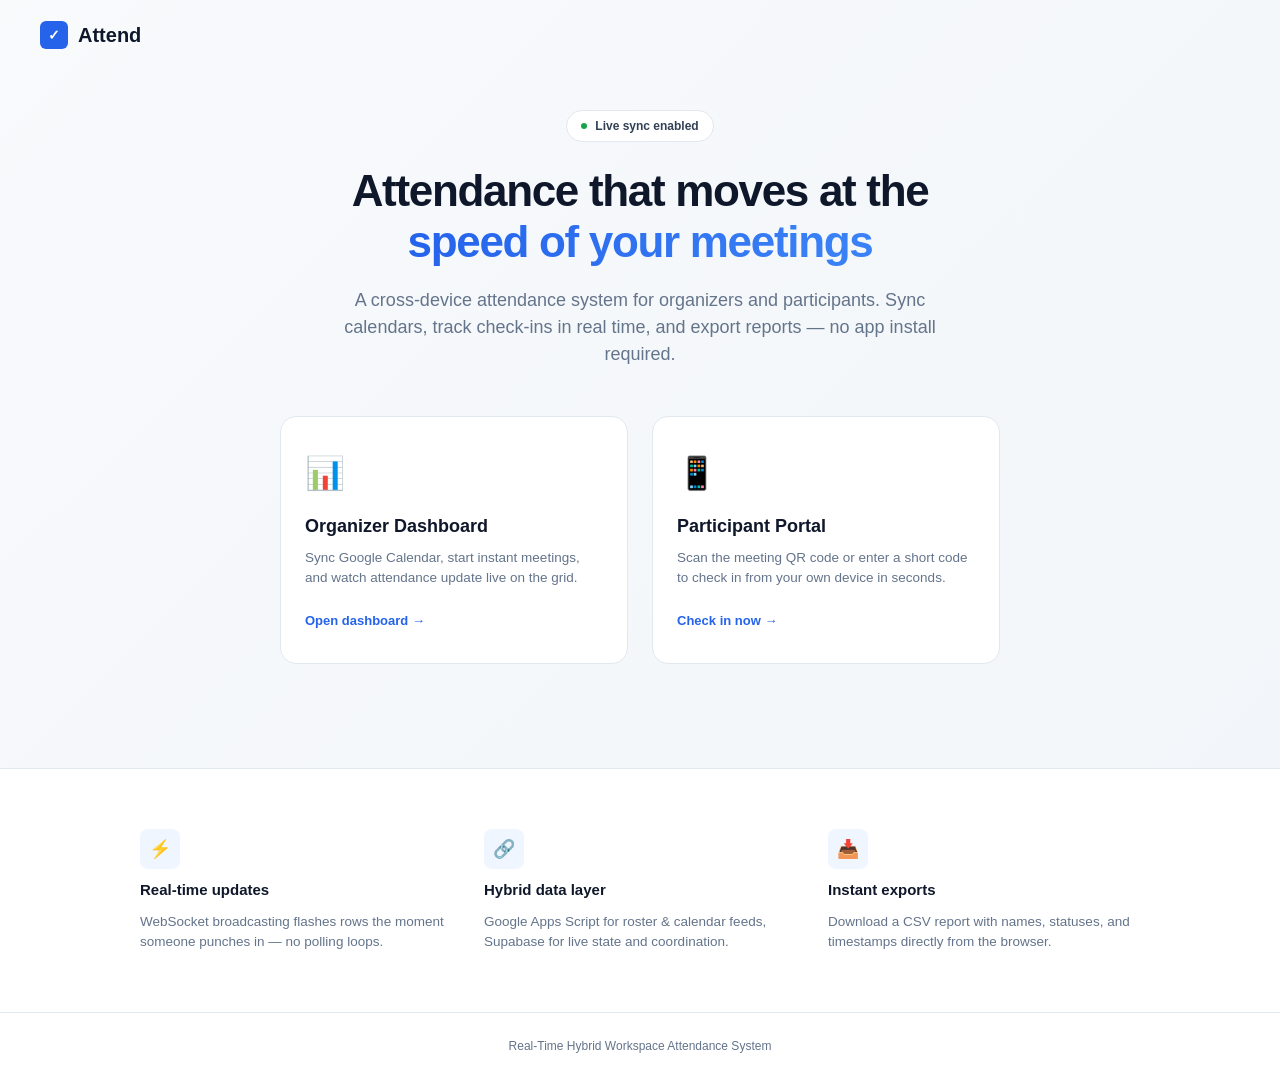
<file: index.html>
<!DOCTYPE html>
<html lang="en">
<head>
  <meta charset="UTF-8">
  <meta name="viewport" content="width=device-width, initial-scale=1.0">
  <title>Attend — Real-Time Hybrid Workspace Attendance</title>
  <link rel="stylesheet" href="css/styles.css">
</head>
<body class="index-body">
  <nav class="index-nav">
    <div class="index-logo">
      <div class="index-logo-mark" aria-hidden="true">✓</div>
      <span>Attend</span>
    </div>
  </nav>

  <section class="index-hero">
    <div class="index-hero-badge">
      <span class="dot"></span>
      Live sync enabled
    </div>

    <h1>
      Attendance that moves at the<br>
      <span class="gradient">speed of your meetings</span>
    </h1>

    <p class="index-hero-lead">
      A cross-device attendance system for organizers and participants.
      Sync calendars, track check-ins in real time, and export reports — no app install required.
    </p>

    <div class="index-cta-row">
      <a href="admin.html" class="index-cta-card admin">
        <div class="index-cta-icon" aria-hidden="true">📊</div>
        <h2>Organizer Dashboard</h2>
        <p>Sync Google Calendar, start instant meetings, and watch attendance update live on the grid.</p>
        <span class="index-cta-arrow">Open dashboard →</span>
      </a>

      <a href="portal.html" class="index-cta-card portal">
        <div class="index-cta-icon" aria-hidden="true">📱</div>
        <h2>Participant Portal</h2>
        <p>Scan the meeting QR code or enter a short code to check in from your own device in seconds.</p>
        <span class="index-cta-arrow">Check in now →</span>
      </a>
    </div>
  </section>

  <section class="index-features">
    <div class="index-features-grid">
      <article class="index-feature">
        <div class="index-feature-icon" aria-hidden="true">⚡</div>
        <h3>Real-time updates</h3>
        <p>WebSocket broadcasting flashes rows the moment someone punches in — no polling loops.</p>
      </article>

      <article class="index-feature">
        <div class="index-feature-icon" aria-hidden="true">🔗</div>
        <h3>Hybrid data layer</h3>
        <p>Google Apps Script for roster &amp; calendar feeds, Supabase for live state and coordination.</p>
      </article>

      <article class="index-feature">
        <div class="index-feature-icon" aria-hidden="true">📥</div>
        <h3>Instant exports</h3>
        <p>Download a CSV report with names, statuses, and timestamps directly from the browser.</p>
      </article>
    </div>
  </section>

  <footer class="index-footer">
    Real-Time Hybrid Workspace Attendance System
  </footer>
</body>
</html>
</file>
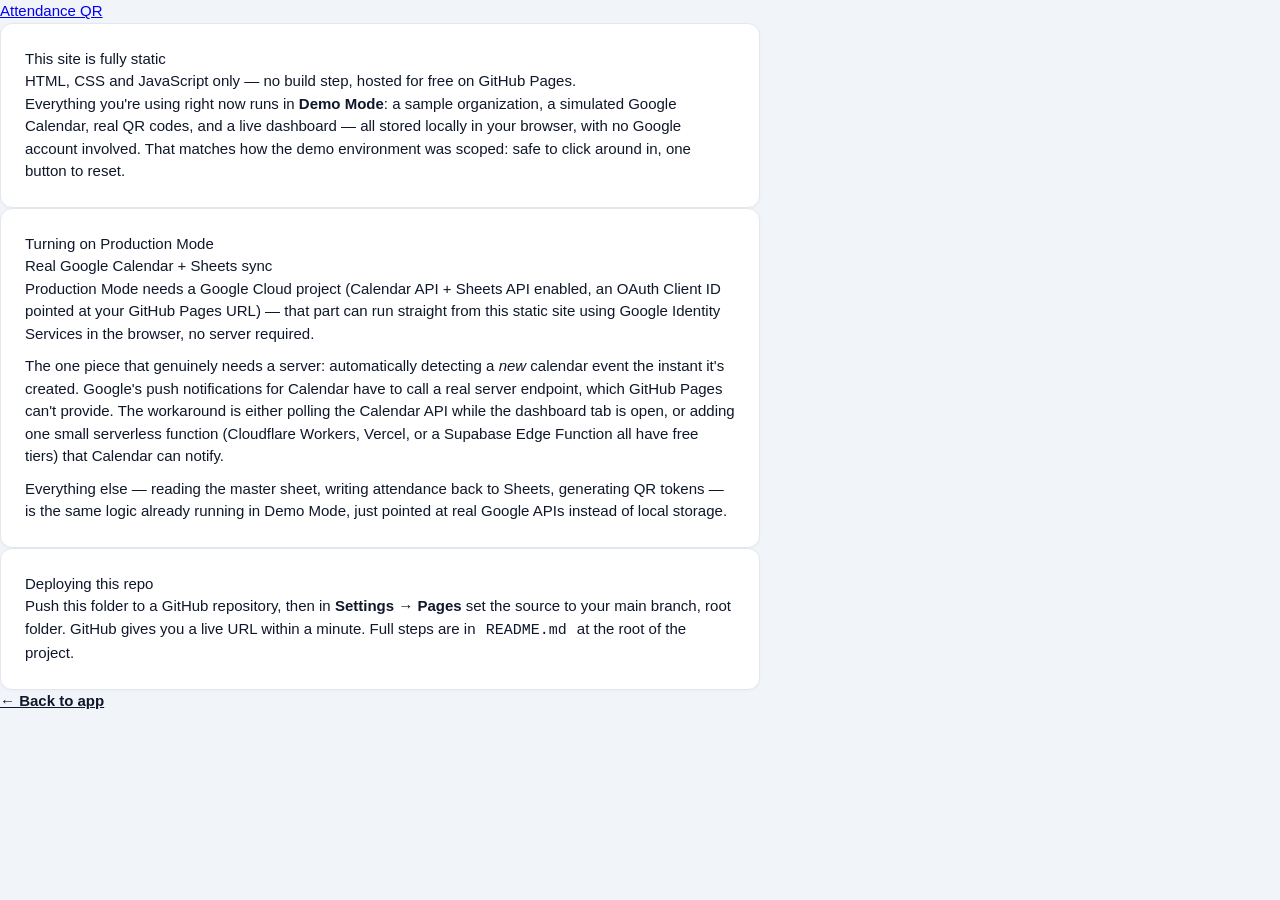
<file: README.html>
<!doctype html>
<html lang="en">
<head>
<meta charset="UTF-8">
<meta name="viewport" content="width=device-width, initial-scale=1">
<title>Setup — Attendance QR</title>
<link rel="stylesheet" href="css/styles.css">
</head>
<body>
<div class="wrap" style="max-width:760px;">
  <div class="topbar">
    <a class="brand" href="index.html"><span class="mark"></span> Attendance&nbsp;QR</a>
  </div>

  <div class="card">
    <div class="card-title">This site is fully static</div>
    <div class="card-sub">HTML, CSS and JavaScript only — no build step, hosted for free on GitHub Pages.</div>
    <p>Everything you're using right now runs in <strong style="color:var(--ink)">Demo Mode</strong>: a sample organization, a simulated Google Calendar, real QR codes, and a live dashboard — all stored locally in your browser, with no Google account involved. That matches how the demo environment was scoped: safe to click around in, one button to reset.</p>
  </div>

  <div class="card">
    <div class="card-title">Turning on Production Mode</div>
    <div class="card-sub">Real Google Calendar + Sheets sync</div>
    <p>Production Mode needs a Google Cloud project (Calendar API + Sheets API enabled, an OAuth Client ID pointed at your GitHub Pages URL) — that part can run straight from this static site using Google Identity Services in the browser, no server required.</p>
    <p style="margin-top:10px;">The one piece that genuinely needs a server: automatically detecting a <em>new</em> calendar event the instant it's created. Google's push notifications for Calendar have to call a real server endpoint, which GitHub Pages can't provide. The workaround is either polling the Calendar API while the dashboard tab is open, or adding one small serverless function (Cloudflare Workers, Vercel, or a Supabase Edge Function all have free tiers) that Calendar can notify.</p>
    <p style="margin-top:10px;">Everything else — reading the master sheet, writing attendance back to Sheets, generating QR tokens — is the same logic already running in Demo Mode, just pointed at real Google APIs instead of local storage.</p>
  </div>

  <div class="card">
    <div class="card-title">Deploying this repo</div>
    <p>Push this folder to a GitHub repository, then in <strong style="color:var(--ink)">Settings → Pages</strong> set the source to your main branch, root folder. GitHub gives you a live URL within a minute. Full steps are in <span class="mono" style="background:var(--mist);padding:2px 6px;border-radius:6px;">README.md</span> at the root of the project.</p>
  </div>

  <div class="footer-note"><a href="index.html" style="color:var(--blue);font-weight:600;">← Back to app</a></div>
</div>
</body>
</html>
</file>
<file: css/styles.css>
/* ==========================================================================
   MODERN DESIGN SYSTEM & THEME VARIABLES
   ========================================================================== */
:root {
  /* Color Palette - Premium Corporate Slate & Sapphire */
  --primary: #2563eb;          /* Vibrant Tech Accent Blue */
  --primary-hover: #1d4ed8;
  --primary-light: #eff6ff;
  --primary-border: #bfdbfe;
  
  --dark: #0f172a;             /* Deep slate headings/text */
  --dark-soft: #334155;
  --muted: #64748b;            /* Readable description text */
  --border: #e2e8f0;           /* Subtle framing border */
  --surface: #ffffff;          /* Flat component backgrounds */
  --bg-app: #f8fafc;           /* Light neutral window app canvas */
  
  /* High-Contrast Status Indicators */
  --color-present: #16a34a;
  --bg-present: #dcfce7;
  --color-late: #d97706;
  --bg-late: #fef9c3;
  --color-absent: #64748b;
  --bg-absent: #f1f5f9;
  --color-error: #dc2626;
  --bg-error: #fee2e2;

  /* Global Layout Constants */
  --radius-lg: 16px;
  --radius-md: 12px;
  --radius-sm: 8px;
  --transition: all 0.2s cubic-bezier(0.4, 0, 0.2, 1);
}

/* ==========================================================================
   GLOBAL RESET & BASE STYLES
   ========================================================================== */
* {
  box-sizing: border-box;
  margin: 0;
  padding: 0;
  font-family: -apple-system, BlinkMacSystemFont, "Segoe UI", Roboto, Helvetica, Arial, sans-serif;
  -webkit-font-smoothing: antialiased;
  -moz-osx-font-smoothing: grayscale;
}

body {
  background-color: var(--bg-app);
  color: var(--dark);
  line-height: 1.5;
  font-size: 15px;
}

/* ==========================================================================
   UNIVERSAL COMPONENTS (BUTTONS, CARDS, UTILITIES)
   ========================================================================== */
.btn {
  display: inline-flex;
  align-items: center;
  justify-content: center;
  font-size: 14px;
  font-weight: 600;
  padding: 10px 18px;
  border-radius: var(--radius-sm);
  border: 1px solid transparent;
  cursor: pointer;
  transition: var(--transition);
  text-decoration: none;
  gap: 8px;
  white-space: nowrap;
}

.btn-primary {
  background: var(--primary);
  color: #ffffff;
}
.btn-primary:hover {
  background: var(--primary-hover);
  transform: translateY(-1px);
  box-shadow: 0 4px 12px rgba(37, 99, 235, 0.15);
}

.btn-secondary {
  background: var(--surface);
  color: var(--dark-soft);
  border-color: var(--border);
}
.btn-secondary:hover {
  background: var(--bg-app);
  border-color: var(--muted);
}

.btn-dark {
  background: var(--dark);
  color: #ffffff;
}
.btn-dark:hover {
  background: #000000;
}

.btn-ghost {
  background: transparent;
  color: var(--muted);
  border-color: var(--border);
}
.btn-ghost:hover {
  background: var(--bg-app);
  color: var(--dark);
}

.btn-lg {
  padding: 14px 24px;
  font-size: 16px;
  border-radius: var(--radius-md);
}

.btn-block {
  width: 100%;
}

.card {
  background: var(--surface);
  border: 1px solid var(--border);
  border-radius: var(--radius-md);
  padding: 24px;
  box-shadow: 0 1px 3px rgba(15, 23, 42, 0.03);
}

.section-label {
  font-size: 11px;
  font-weight: 700;
  text-transform: uppercase;
  letter-spacing: 0.05em;
  color: var(--muted);
  margin-bottom: 12px;
}

/* Inputs & Form Fields */
input[type="text"], input[type="email"], input[type="datetime-local"], select {
  width: 100%;
  font-size: 15px;
  padding: 11px 14px;
  border: 1px solid var(--border);
  border-radius: var(--radius-sm);
  background: var(--bg-app);
  color: var(--dark);
  outline: none;
  transition: var(--transition);
}
input:focus, select:focus {
  border-color: var(--primary);
  background: var(--surface);
  box-shadow: 0 0 0 3px rgba(37, 99, 235, 0.12);
}

.hidden {
  display: none !important;
}

.mono {
  font-family: SFMono-Regular, Consolas, "Liberation Mono", Menlo, monospace;
}

/* ==========================================================================
   1. LANDING PAGE STYLING (index.html)
   ========================================================================== */
.index-body {
  background: linear-gradient(135deg, #f8fafc 0%, #f1f5f9 100%);
  min-height: 100vh;
  display: flex;
  flex-direction: column;
}

.index-nav {
  padding: 20px 40px;
  display: flex;
  align-items: center;
  background: transparent;
}

.index-logo {
  display: flex;
  align-items: center;
  gap: 10px;
  font-weight: 800;
  font-size: 20px;
  color: var(--dark);
}

.index-logo-mark {
  background: var(--primary);
  color: white;
  width: 28px;
  height: 28px;
  border-radius: 6px;
  display: flex;
  align-items: center;
  justify-content: center;
  font-size: 14px;
}

.index-hero {
  max-width: 900px;
  margin: 40px auto;
  text-align: center;
  padding: 0 24px;
  flex: 1;
}

.index-hero-badge {
  display: inline-flex;
  align-items: center;
  gap: 8px;
  background: var(--surface);
  padding: 6px 14px;
  border-radius: 30px;
  font-size: 12px;
  font-weight: 600;
  color: var(--dark-soft);
  border: 1px solid var(--border);
  margin-bottom: 24px;
}

.index-hero-badge .dot {
  width: 6px;
  height: 6px;
  background: var(--color-present);
  border-radius: 50%;
  animation: pulse 2s infinite;
}

.index-hero h1 {
  font-size: 44px;
  font-weight: 800;
  line-height: 1.15;
  color: var(--dark);
  letter-spacing: -0.03em;
  margin-bottom: 20px;
}

.index-hero h1 .gradient {
  background: linear-gradient(to right, #2563eb, #3b82f6);
  -webkit-background-clip: text;
  -webkit-text-fill-color: transparent;
}

.index-hero-lead {
  font-size: 18px;
  color: var(--muted);
  max-width: 640px;
  margin: 0 auto 48px;
}

.index-cta-row {
  display: grid;
  grid-template-columns: repeat(2, 1fr);
  gap: 24px;
  max-width: 720px;
  margin: 0 auto 64px;
}

.index-cta-card {
  background: var(--surface);
  border: 1px solid var(--border);
  padding: 32px 24px;
  border-radius: var(--radius-lg);
  text-align: left;
  text-decoration: none;
  color: inherit;
  transition: var(--transition);
}

.index-cta-card:hover {
  transform: translateY(-4px);
  border-color: #cbd5e1;
  box-shadow: 0 12px 24px -10px rgba(15, 23, 42, 0.08);
}

.index-cta-icon {
  font-size: 32px;
  margin-bottom: 16px;
}

.index-cta-card h2 {
  font-size: 18px;
  font-weight: 700;
  margin-bottom: 8px;
}

.index-cta-card p {
  font-size: 13.5px;
  color: var(--muted);
  margin-bottom: 20px;
}

.index-cta-arrow {
  font-size: 13px;
  font-weight: 700;
  color: var(--primary);
}

/* App Features Block */
.index-features {
  background: var(--surface);
  border-top: 1px solid var(--border);
  padding: 60px 40px;
}

.index-features-grid {
  max-width: 1000px;
  margin: 0 auto;
  display: grid;
  grid-template-columns: repeat(3, 1fr);
  gap: 32px;
}

.index-feature {
  display: flex;
  flex-direction: column;
  gap: 10px;
}

.index-feature-icon {
  width: 40px;
  height: 40px;
  background: var(--primary-light);
  color: var(--primary);
  border-radius: var(--radius-sm);
  display: flex;
  align-items: center;
  justify-content: center;
  font-size: 18px;
  font-weight: bold;
}

.index-feature h3 {
  font-size: 15px;
  font-weight: 700;
  color: var(--dark);
}

.index-feature p {
  font-size: 13.5px;
  color: var(--muted);
}

.index-footer {
  text-align: center;
  padding: 24px;
  font-size: 12px;
  color: var(--muted);
  border-top: 1px solid var(--border);
  background: var(--surface);
}

/* ==========================================================================
   2. ORGANIZER DASHBOARD STYLING (admin.html)
   ========================================================================== */
.admin-layout {
  display: flex;
  min-height: calc(100vh - 78px);
}

.sidebar {
  width: 360px;
  background: var(--surface);
  border-right: 1px solid var(--border);
  padding: 24px;
  overflow-y: auto;
}

.main-panel {
  flex: 1;
  padding: 40px;
  overflow-y: auto;
  background: #f8fafc;
}

/* Meeting List Configuration Items */
.meeting-list {
  list-style: none;
}

.meeting-item {
  padding: 16px;
  border: 1px solid var(--border);
  border-radius: var(--radius-md);
  cursor: pointer;
  margin-bottom: 12px;
  background: var(--surface);
  transition: var(--transition);
}

.meeting-item:hover {
  background: var(--bg-app);
  border-color: #cbd5e1;
}

.meeting-item.active {
  background: var(--primary-light);
  border-color: var(--primary-border);
}

.meeting-item .title {
  font-weight: 700;
  font-size: 15px;
  color: var(--dark);
  margin-bottom: 6px;
}

.meeting-item .meta {
  display: flex;
  align-items: center;
  gap: 10px;
  font-size: 12px;
  color: var(--muted);
  flex-wrap: wrap;
}

/* Status Flags */
.badge {
  font-size: 10px;
  font-weight: 700;
  text-transform: uppercase;
  padding: 3px 8px;
  border-radius: 4px;
  letter-spacing: 0.02em;
}
.badge-open { background: var(--bg-present); color: var(--color-present); }
.badge-upcoming { background: var(--bg-late); color: var(--color-late); }
.badge-closed { background: var(--bg-absent); color: var(--color-absent); }

.meeting-code {
  font-family: monospace;
  background: var(--bg-absent);
  padding: 1px 4px;
  border-radius: 4px;
  font-weight: bold;
}

/* Active Dashboard Detail Layout */
.meeting-header {
  display: flex;
  justify-content: space-between;
  align-items: flex-start;
  margin-bottom: 32px;
  gap: 20px;
}

.meeting-header h2 {
  font-size: 26px;
  font-weight: 800;
  letter-spacing: -0.02em;
  margin-bottom: 6px;
}

.meeting-header .details {
  font-size: 14px;
  color: var(--muted);
  display: flex;
  align-items: center;
  gap: 8px;
  flex-wrap: wrap;
}

.meeting-actions {
  display: flex;
  gap: 12px;
}

/* Visual QR Components */
.qr-section {
  display: flex;
  align-items: center;
  gap: 24px;
  background: var(--surface);
  border: 1px solid var(--border);
  padding: 24px;
  border-radius: var(--radius-lg);
  margin-bottom: 32px;
}

#qr-canvas {
  background: #ffffff;
  padding: 12px;
  border: 1px solid var(--border);
  border-radius: var(--radius-md);
  display: flex;
}

.qr-info h3 {
  font-size: 17px;
  font-weight: 700;
  margin-bottom: 6px;
}

.qr-info p {
  font-size: 13.5px;
  color: var(--muted);
}

.qr-url {
  font-family: monospace;
  font-weight: 700;
  font-size: 14px;
  color: var(--primary);
  background: var(--primary-light);
  padding: 4px 10px;
  border-radius: 6px;
  display: inline-block;
  margin-top: 10px;
}

/* Macro Summary Statistics Boxes */
.stats-row {
  display: grid;
  grid-template-columns: repeat(4, 1fr);
  gap: 20px;
  margin-bottom: 32px;
}

.stat-card {
  background: var(--surface);
  border: 1px solid var(--border);
  padding: 20px;
  border-radius: var(--radius-md);
  text-align: center;
  box-shadow: 0 1px 2px rgba(15, 23, 42, 0.02);
}

.stat-card .value {
  font-size: 32px;
  font-weight: 800;
  line-height: 1;
  margin-bottom: 4px;
}

.stat-card .label {
  font-size: 11px;
  font-weight: 700;
  text-transform: uppercase;
  color: var(--muted);
}

.stat-card.present { border-top: 4px solid var(--color-present); .value { color: var(--color-present); } }
.stat-card.late { border-top: 4px solid var(--color-late); .value { color: var(--color-late); } }
.stat-card.absent { border-top: 4px solid var(--color-absent); .value { color: var(--color-absent); } }

/* Grid Table Presentation Layout */
.grid-wrapper {
  background: var(--surface);
  border: 1px solid var(--border);
  border-radius: var(--radius-md);
  overflow: hidden;
  box-shadow: 0 1px 3px rgba(0,0,0,0.02);
}

.attendance-grid {
  width: 100%;
  border-collapse: collapse;
}

.attendance-grid th {
  background: #f8fafc;
  padding: 14px 20px;
  font-size: 12px;
  font-weight: 700;
  text-transform: uppercase;
  letter-spacing: 0.03em;
  color: var(--muted);
  border-bottom: 1px solid var(--border);
  text-align: left;
}

.attendance-grid td {
  padding: 14px 20px;
  border-bottom: 1px solid var(--border);
  font-size: 14.5px;
  color: var(--dark-soft);
}

.attendance-grid tr:last-child td {
  border-bottom: none;
}

.status-pill {
  font-size: 12px;
  font-weight: 600;
  padding: 3px 10px;
  border-radius: 20px;
  display: inline-flex;
}
.status-pill.Present { background: var(--bg-present); color: var(--color-present); }
.status-pill.Late { background: var(--bg-late); color: var(--color-late); }
.status-pill.Absent { background: var(--bg-absent); color: var(--color-absent); }

/* Popup Dialog Modal System */
.modal {
  animation: fadeIn 0.2s ease-out;
}

.modal-content {
  animation: scaleUp 0.25s cubic-bezier(0.34, 1.56, 0.64, 1);
  border: none;
  box-shadow: 0 20px 25px -5px rgba(0,0,0,0.1), 0 10px 10px -5px rgba(0,0,0,0.04);
}

/* ==========================================================================
   3. PARTICIPANT ATTENDANCE PORTAL STYLING (portal.html)
   ========================================================================== */
.portal-body {
  background-color: #0f172a;  /* Clean Premium Space Tone */
  min-height: 100vh;
  display: flex;
  flex-direction: column;
  align-items: center;
  justify-content: center;
  padding: 24px 16px;
}

.portal-header {
  text-align: center;
  color: #ffffff;
  margin-bottom: 32px;
}

.portal-header h1 {
  font-size: 26px;
  font-weight: 800;
  letter-spacing: -0.03em;
  margin-bottom: 6px;
}

.portal-header p {
  color: #94a3b8;
  font-size: 14px;
}

.portal-main {
  width: 100%;
  max-width: 420px;
}

.portal-screen .card {
  border: none;
  border-radius: 24px;
  padding: 36px 28px;
  box-shadow: 0 25px 50px -12px rgba(0, 0, 0, 0.5);
}

.portal-screen .card-title {
  font-size: 22px;
  font-weight: 800;
  letter-spacing: -0.02em;
  text-align: center;
  margin-bottom: 8px;
  color: var(--dark);
}

.portal-screen .card-sub {
  font-size: 14px;
  color: var(--muted);
  text-align: center;
  margin-bottom: 32px;
  line-height: 1.4;
}

.portal-screen .field {
  margin-bottom: 24px;
}

.portal-screen .field label {
  display: block;
  font-size: 11px;
  font-weight: 700;
  text-transform: uppercase;
  letter-spacing: 0.03em;
  color: var(--muted);
  margin-bottom: 6px;
}

.portal-screen input {
  font-size: 16px;
  padding: 12px 16px;
  border-radius: var(--radius-md);
  text-align: inherit;
}

/* QR Scanner Container Adjustments */
#qr-reader {
  border: none !important;
  border-radius: var(--radius-md);
  overflow: hidden;
  background: #f8fafc;
}

#qr-reader__scan_region {
  background: #000000;
}

.viewfinder {
  position: relative;
}
.viewfinder .vf-tr, .viewfinder .vf-br {
  position: absolute;
  width: 20px;
  height: 20px;
  border: 3px solid var(--primary);
  pointer-events: none;
}
.viewfinder .vf-tr { top: 20px; right: 20px; border-left: none; border-bottom: none; border-top-right-radius: 8px; }
.viewfinder .vf-br { bottom: 20px; left: 20px; border-right: none; border-top: none; border-bottom-left-radius: 8px; }

.divider {
  height: 1px;
  background: var(--border);
  margin: 24px 0;
}

/* Spinner Animations */
.spinner {
  width: 20px;
  height: 20px;
  border: 2.5px solid var(--border);
  border-top-color: var(--primary);
  border-radius: 50%;
  animation: spin 0.8s linear infinite;
  display: inline-block;
}

/* ==========================================================================
   3.5. CORE APPLICATION STRUCTURAL REFRESH
   ========================================================================== */
body {
  background-color: #f1f5f9;
  color: #0f172a;
}

.app-header {
  background: #ffffff;
  border-bottom: 1px solid #e2e8f0;
  padding: 16px 32px;
  display: flex;
  justify-content: space-between;
  align-items: center;
}

.header-actions {
  display: flex;
  align-items: center;
  gap: 12px;
}

.admin-layout {
  display: flex;
  padding: 24px;
  gap: 24px;
  max-width: 1600px;
  margin: 0 auto;
}

.sidebar {
  width: 320px;
  display: flex;
  flex-direction: column;
  gap: 20px;
}

.main-panel {
  flex: 1;
  background: #ffffff;
  border: 1px solid #e2e8f0;
  border-radius: 16px;
  padding: 32px;
  box-shadow: 0 4px 6px -1px rgba(0, 0, 0, 0.05);
}

.qr-section {
  display: flex;
  align-items: center;
  gap: 24px;
  background: #f8fafc;
  border: 1px solid #e2e8f0;
  padding: 24px;
  border-radius: 12px;
  margin: 24px 0;
}

.qr-url {
  font-family: monospace;
  background: #eff6ff;
  color: #2563eb;
  padding: 6px 12px;
  border-radius: 6px;
  font-weight: 600;
  display: inline-block;
  margin-top: 8px;
  border: 1px solid #bfdbfe;
}

.stats-row {
  display: grid;
  grid-template-columns: repeat(4, 1fr);
  gap: 16px;
}

.stat-card {
  background: #ffffff;
  border: 1px solid #e2e8f0;
  border-radius: 12px;
  padding: 20px;
  text-align: center;
  display: flex;
  flex-direction: column;
  justify-content: center;
  align-items: center;
}

.stat-card .value {
  font-size: 36px;
  font-weight: 800;
  line-height: 1;
  margin-bottom: 6px;
}

/* ==========================================================================
   4. RESPONSIVE DESIGN LAYER (MOBILE FRIENDLY RULES)
   ========================================================================== */
@media (max-width: 1024px) {
  /* Admin Panel Adaptive Scaling */
  .admin-layout {
    flex-direction: column;
  }
  .sidebar {
    width: 100%;
    border-right: none;
    border-bottom: 1px solid var(--border);
    max-height: 380px;
  }
  .main-panel {
    padding: 24px 16px;
  }
  .stats-row {
    grid-template-columns: repeat(2, 1fr);
    gap: 14px;
  }
}

@media (max-width: 768px) {
  /* Landing Hero Sheet Adjustments */
  .index-nav { padding: 16px 20px; }
  .index-hero h1 { font-size: 32px; }
  .index-hero-lead { font-size: 15px; margin-bottom: 32px; }
  .index-cta-row { grid-template-columns: 1fr; gap: 16px; margin-bottom: 40px; }
  .index-features-grid { grid-template-columns: 1fr; gap: 24px; }
  .index-features { padding: 40px 20px; }
  
  /* App Header Controls */
  .app-header { padding: 14px 16px; }
  .meeting-header { flex-direction: column; align-items: flex-start; gap: 14px; }
  .meeting-actions { width: 100%; }
  .meeting-actions .btn { flex: 1; }
  
  /* Layout Tables */
  .grid-wrapper { overflow-x: auto; -webkit-overflow-scrolling: touch; }
  .qr-section { flex-direction: column; text-align: center; padding: 16px; }
  #qr-canvas { margin: 0 auto; }
}

@media (max-width: 48px) {
  .stats-row { grid-template-columns: 1fr; }
}

/* ==========================================================================
   5. KEYFRAME ANIMATION LOOPS
   ========================================================================== */
@keyframes spin { to { transform: rotate(360deg); } }
@keyframes pulse { 0%, 100% { opacity: 1; transform: scale(1); } 50% { opacity: 0.4; transform: scale(0.92); } }
@keyframes fadeIn { from { opacity: 0; } to { opacity: 1; } }
@keyframes scaleUp { from { transform: scale(0.96); opacity: 0; } to { transform: scale(1); opacity: 1; } }
</file>
